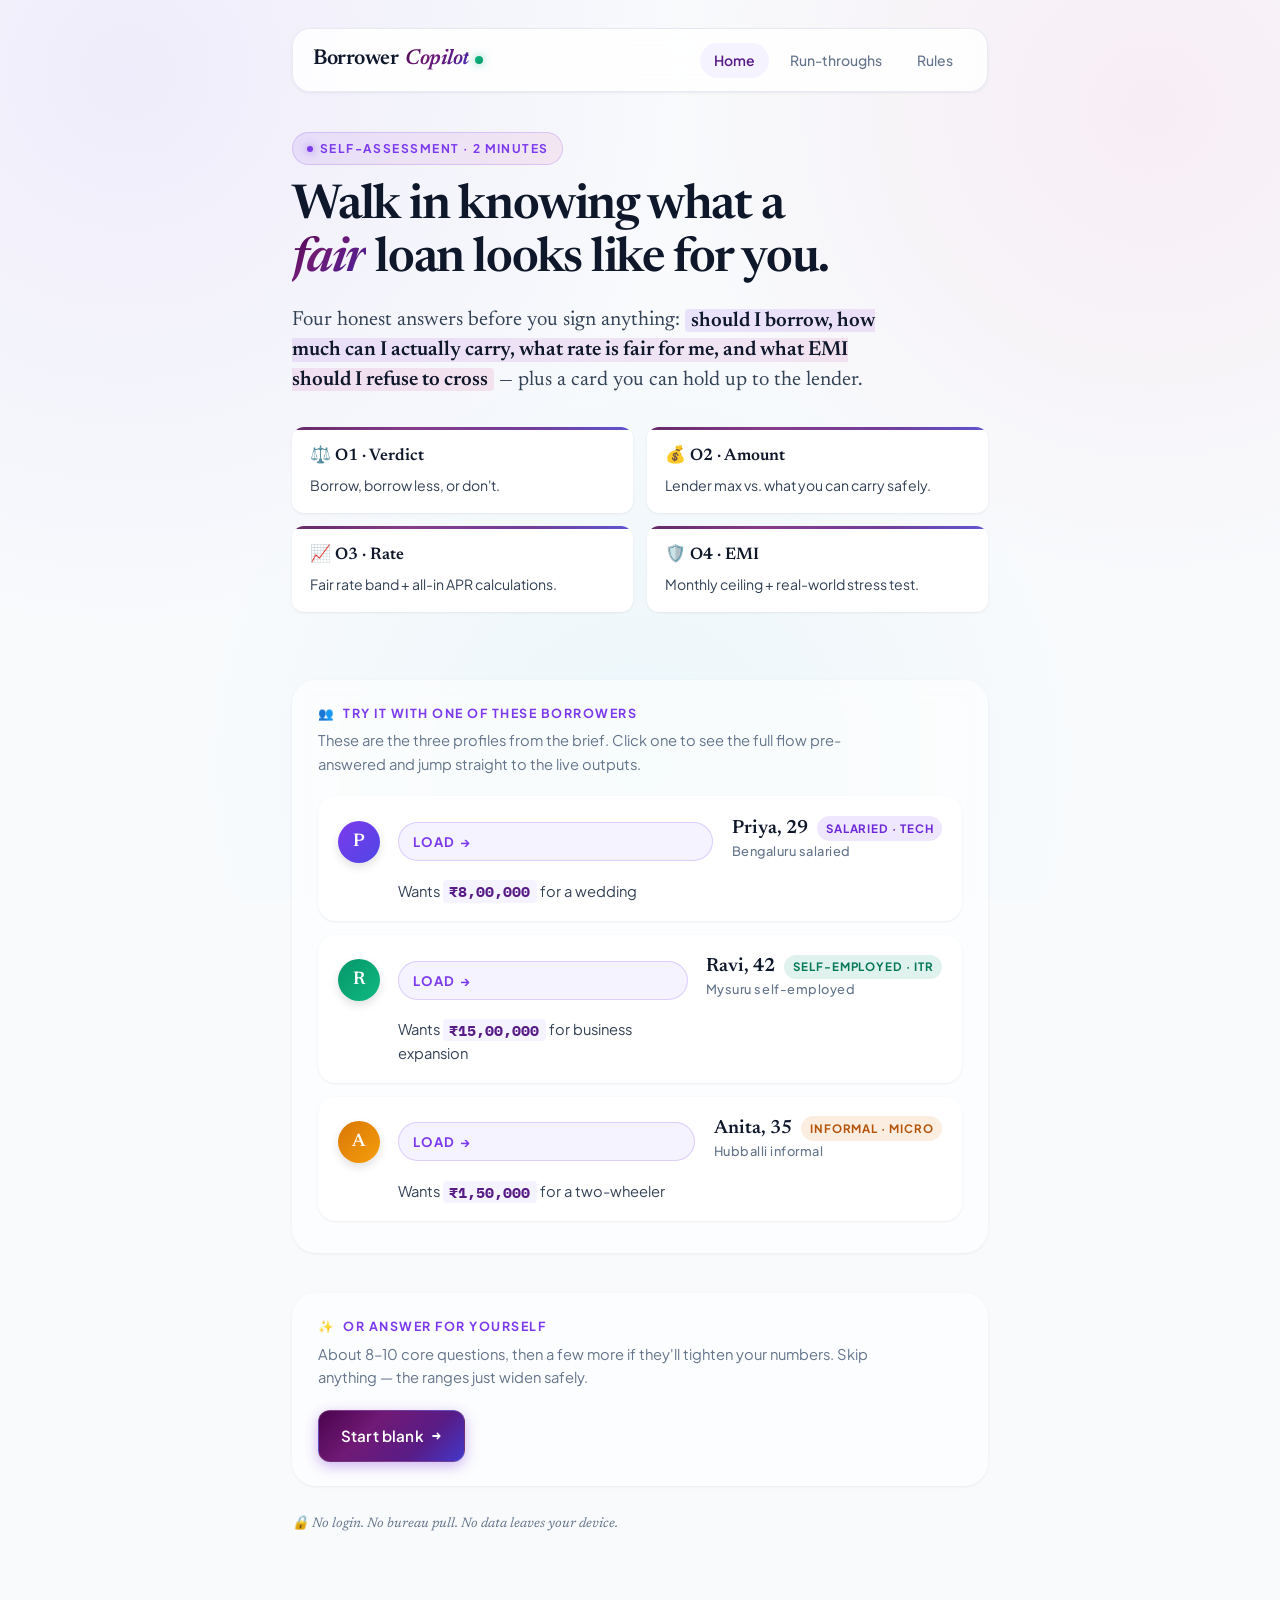
<file: index.html>
<!doctype html>
<html lang="en" data-theme="light">
<head>
<meta charset="utf-8">
<meta name="viewport" content="width=device-width,initial-scale=1,viewport-fit=cover">
<title>Borrower Copilot · Know Your Fair Loan</title>
<link rel="preconnect" href="https://fonts.googleapis.com">
<link rel="preconnect" href="https://fonts.gstatic.com" crossorigin>
<link rel="stylesheet" href="https://fonts.googleapis.com/css2?family=Newsreader:ital,opsz,wght@0,6..72,400;0,6..72,500;0,6..72,600;1,6..72,400;1,6..72,500;1,6..72,600&family=Plus+Jakarta+Sans:ital,wght@0,400;0,500;0,600;0,700;1,400&family=IBM+Plex+Mono:wght@400;500;600&display=swap">
<link rel="stylesheet" href="styles.css">
</head>
<body>
<div class="app">

  <header class="topbar">
    <a href="#" data-goto="landing" class="brand">
      Borrower <em>Copilot</em><span class="dot" title="Live Engine Active"></span>
    </a>
    <nav class="topnav">
      <a href="#" data-goto="landing" class="active">Home</a>
      <a href="Run-throughs.html">Run-throughs</a>
      <a href="RULES.md">Rules</a>
    </nav>
  </header>

  <!-- ══════════════ LANDING ══════════════ -->
  <section id="screen-landing" class="screen active">
    <div class="hero">
      <div class="eyebrow">Self-assessment · 2 minutes</div>
      <h1>Walk in knowing what a <em>fair</em> loan looks like for you.</h1>
      <p class="thesis">Four honest answers before you sign anything: <strong>should I borrow, how much can I actually carry, what rate is fair for me, and what EMI should I refuse to cross</strong> — plus a card you can hold up to the lender.</p>

      <div class="four">
        <div><b>⚖️ O1 · Verdict</b>Borrow, borrow less, or don't.</div>
        <div><b>💰 O2 · Amount</b>Lender max vs. what you can carry safely.</div>
        <div><b>📈 O3 · Rate</b>Fair rate band + all-in APR calculations.</div>
        <div><b>🛡️ O4 · EMI</b>Monthly ceiling + real-world stress test.</div>
      </div>
    </div>

    <div class="section">
      <h3><span>👥</span> Try it with one of these borrowers</h3>
      <p style="font-size:.92rem;color:var(--text-muted);max-width:36rem;margin-bottom:0.75rem">These are the three profiles from the brief. Click one to see the full flow pre-answered and jump straight to the live outputs.</p>
      <div class="persona-grid" id="landing-personas"></div>
    </div>

    <div class="section">
      <h3><span>✨</span> Or answer for yourself</h3>
      <p style="font-size:.92rem;color:var(--text-muted);max-width:36rem;margin-bottom:1.25rem">About 8–10 core questions, then a few more if they'll tighten your numbers. Skip anything — the ranges just widen safely.</p>
      <button class="btn primary" data-goto="start">Start blank <span class="arrow">→</span></button>
    </div>

    <p class="footnote">🔒 No login. No bureau pull. No data leaves your device.</p>
  </section>

  <!-- ══════════════ QUESTION ══════════════ -->
  <section id="screen-question" class="screen">
    <div class="qhead">
      <span class="qcount" id="q-count">1</span>
      <div class="progress"><div class="fill" id="q-progress-fill" style="width:0%"></div></div>
      <a href="#" class="skiplink" id="nav-restart">Restart</a>
    </div>

    <div class="qcard">
      <h1 class="qlabel" id="q-label">Question</h1>
      <p class="qhelp" id="q-help"></p>
      <span class="qtightens" id="q-tightens"></span>
      <div class="field" id="q-field"></div>
    </div>

    <div class="qactions">
      <div class="left">
        <button class="btn ghost" id="q-back">← Back</button>
        <button class="skiplink" id="q-skip">Skip</button>
      </div>
      <button class="btn primary" id="q-next">Continue <span class="arrow">→</span></button>
    </div>

    <p class="footnote" style="margin-top:2rem">Press <kbd>Enter</kbd> to continue. Every answer narrows a range or unlocks follow-ups — nothing is asked for its own sake.</p>
  </section>

  <!-- ══════════════ RESULTS ══════════════ -->
  <section id="screen-results" class="screen">
    <div class="qhead" style="margin-bottom:0">
      <span class="qcount">🎯 Your four outputs</span>
      <div style="flex:1"></div>
      <a href="#" class="skiplink" id="r-restart">Start over</a>
    </div>

    <h1 style="margin:1.25rem 0 1.5rem">Here is what a <em>fair</em> deal looks like for you.</h1>

    <div id="r-verdict" class="verdict"></div>

    <div id="r-max" class="output"></div>
    <div id="r-rate" class="output"></div>
    <div id="r-emi" class="output"></div>

    <div style="display:flex;gap:.75rem;flex-wrap:wrap;margin-top:2rem;justify-content:space-between">
      <button class="btn ghost" id="r-more-qs">Answer a few more to tighten →</button>
      <button class="btn primary" id="r-to-card">See Negotiation Card <span class="arrow">→</span></button>
    </div>

    <details id="r-trace" class="trace"></details>
  </section>

  <!-- ══════════════ NEGOTIATION CARD ══════════════ -->
  <section id="screen-card" class="screen">
    <div class="qhead" style="margin-bottom:.5rem">
      <span class="qcount">📄 Negotiation Card</span>
      <div style="flex:1"></div>
      <a href="#" class="skiplink" id="card-back">← Back to results</a>
    </div>
    <p style="color:var(--text-muted);font-size:.92rem;max-width:36rem">Hand this to the lender. Every line ties back to an answer you gave. If they push back, ask them to justify their number against yours.</p>

    <div class="card-wrap">
      <div class="negcard" id="negcard"></div>
    </div>

    <div class="card-actions">
      <button class="btn ghost" id="card-back-btn">← Back to Results</button>
      <button class="btn primary" id="card-print">Print / Save as PDF 🖨️</button>
    </div>

    <p class="footnote">The card prints as a clean single page. Every rule that produced it is traceable and documented in RULES.md.</p>
  </section>

</div>

<script src="rules.js?v=4"></script>
<script src="questions.js?v=4"></script>
<script src="app.js?v=4"></script>
</body>
</html>
</file>
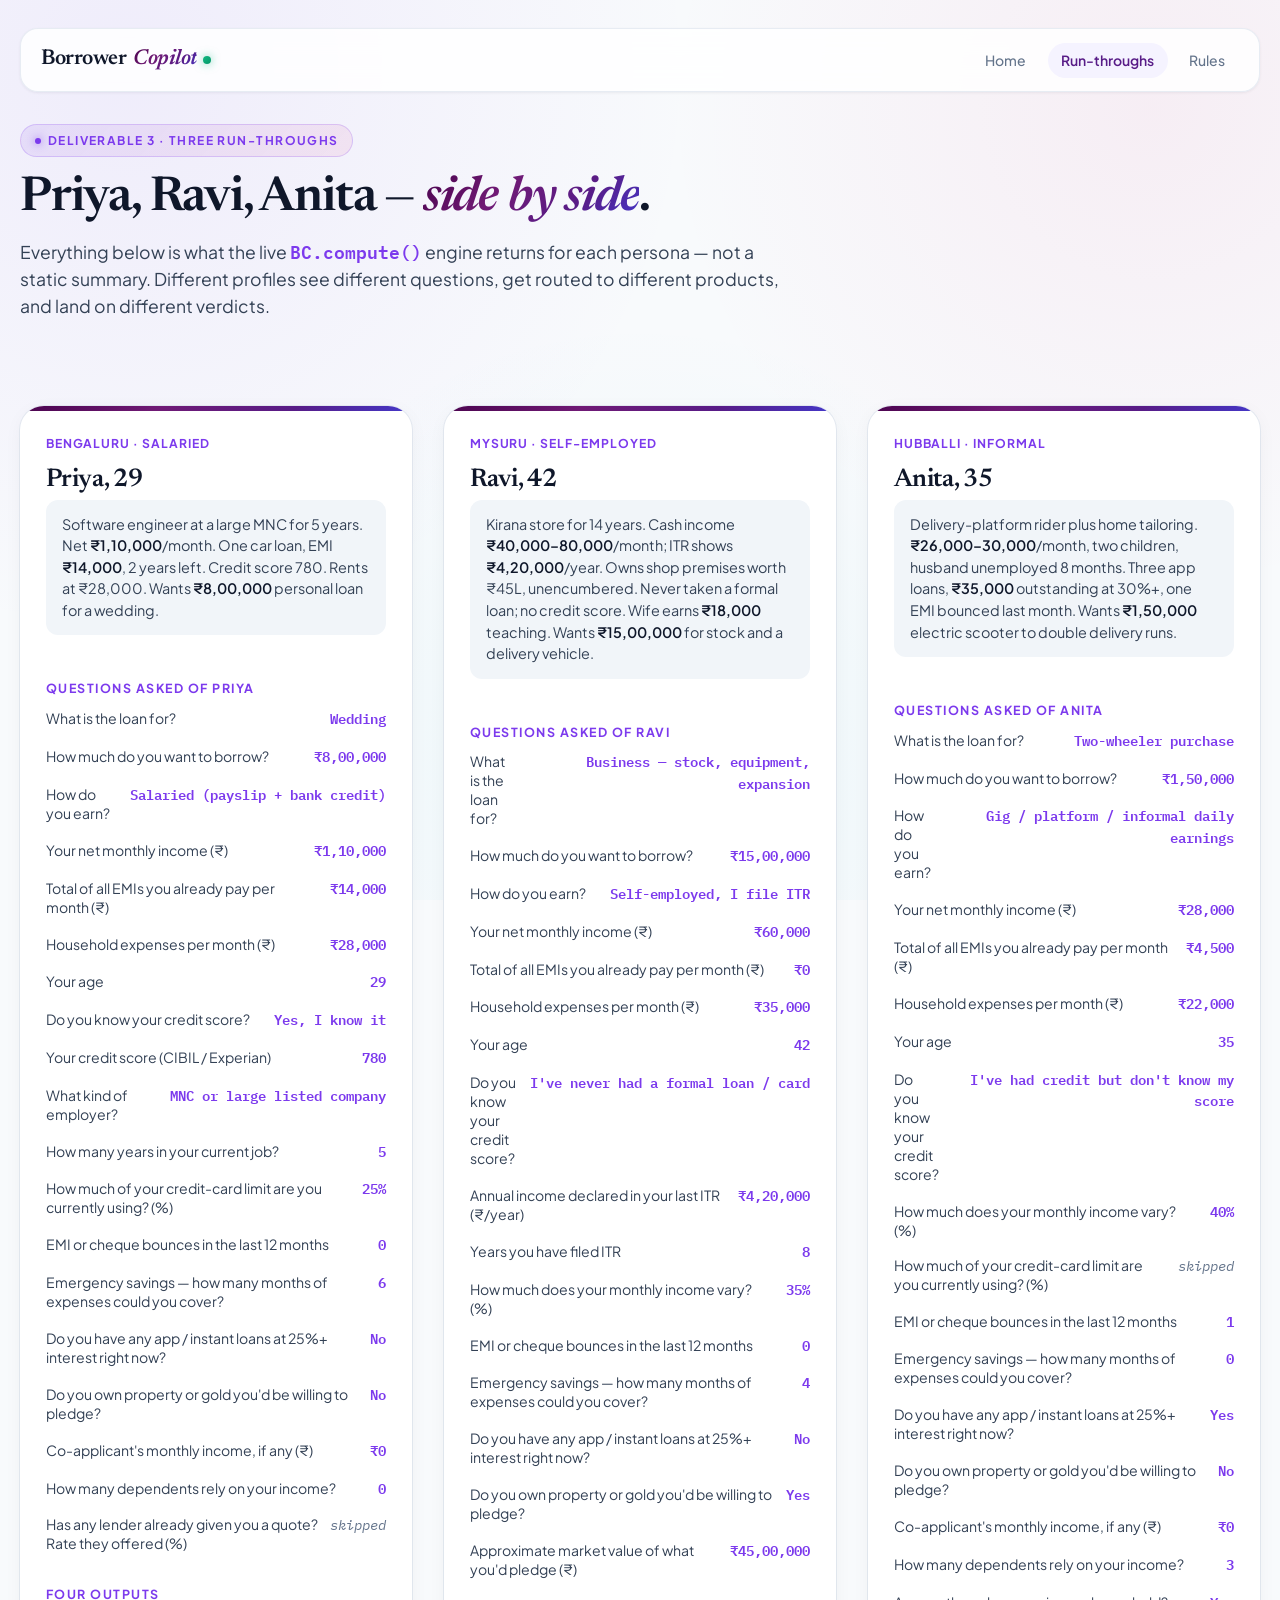
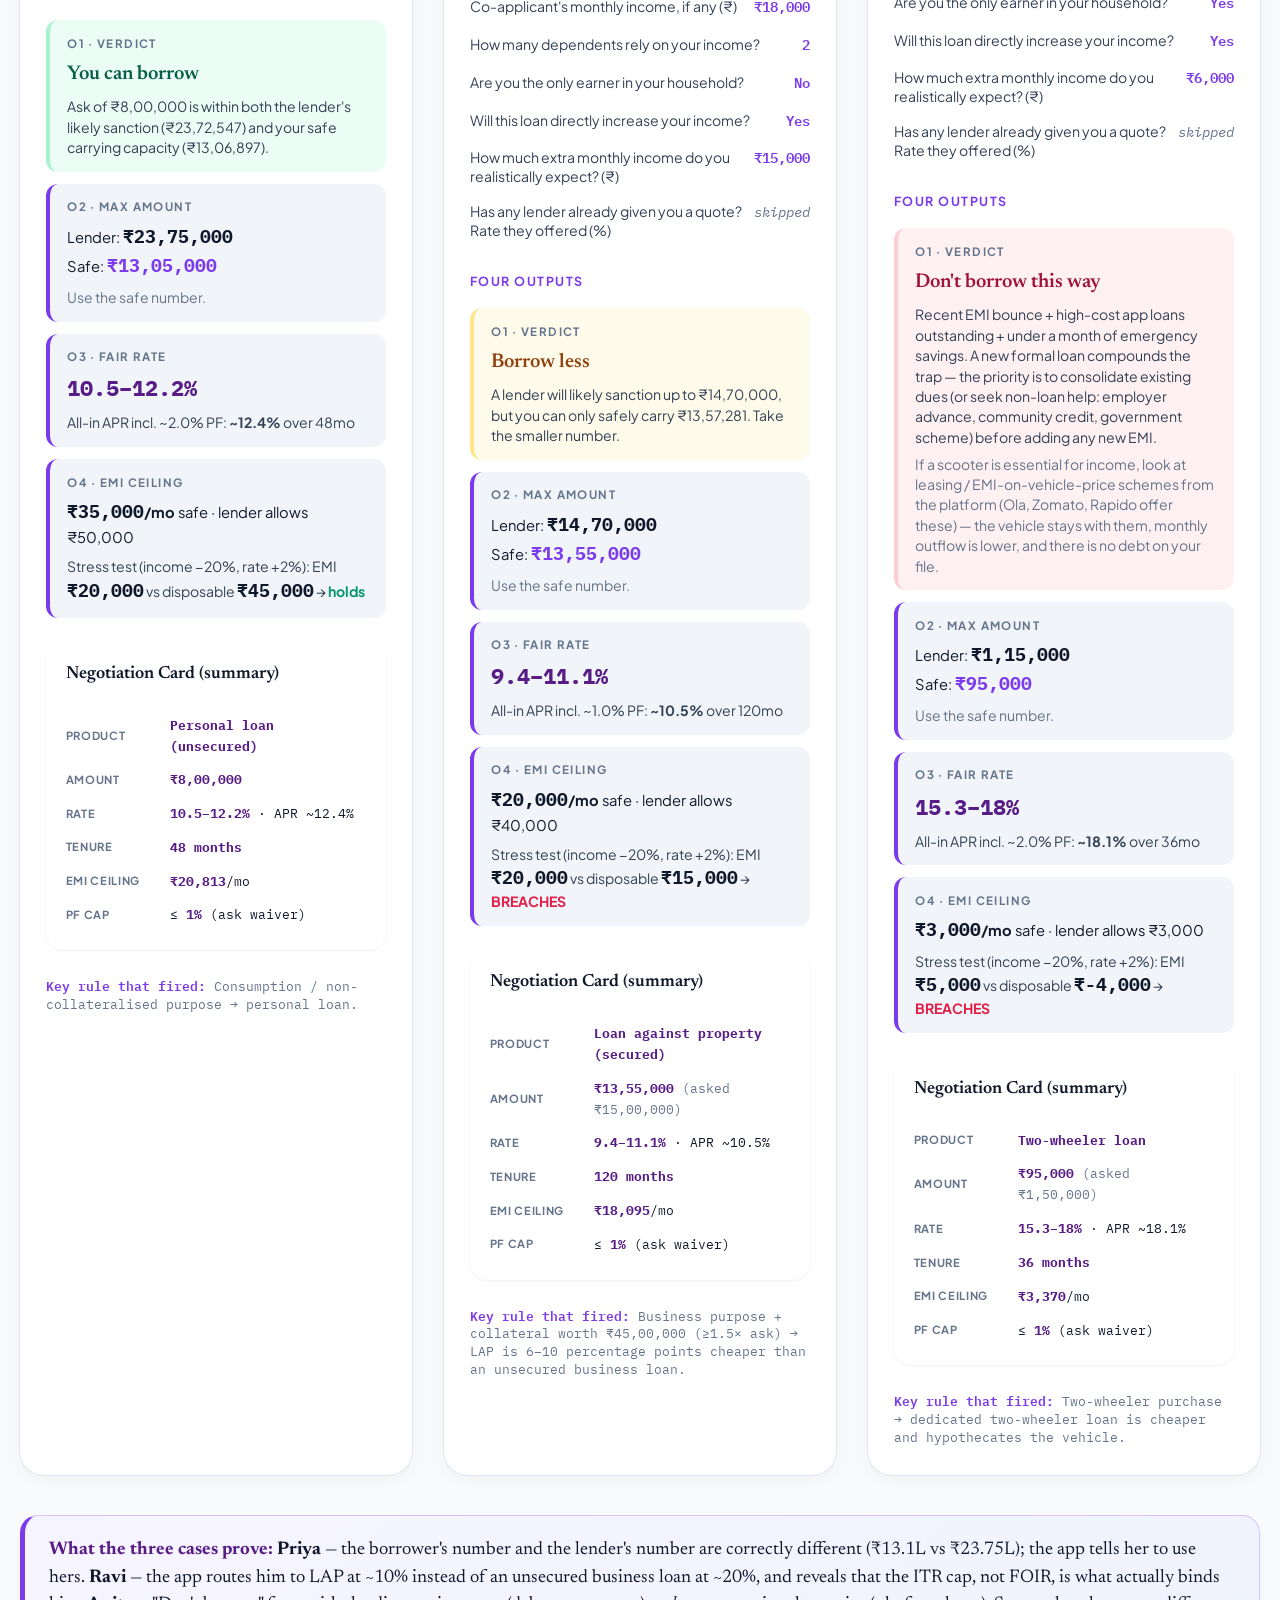
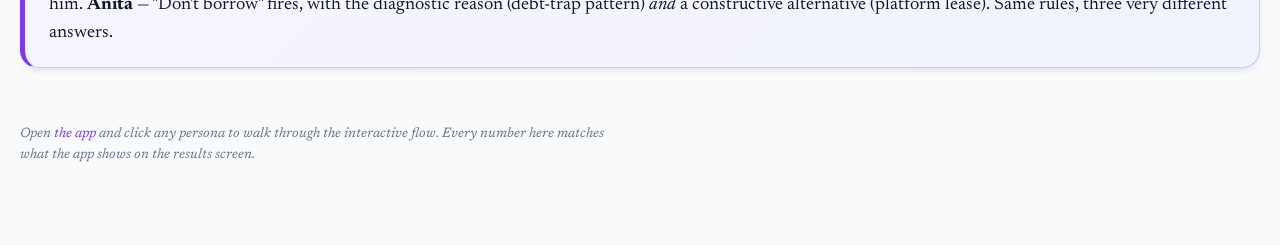
<file: Run-throughs.html>
<!doctype html>
<html lang="en">
<head>
<meta charset="utf-8">
<meta name="viewport" content="width=device-width,initial-scale=1">
<title>Run-throughs · Borrower Copilot</title>
<link rel="preconnect" href="https://fonts.googleapis.com">
<link rel="preconnect" href="https://fonts.gstatic.com" crossorigin>
<link rel="stylesheet" href="https://fonts.googleapis.com/css2?family=Newsreader:ital,opsz,wght@0,6..72,400;0,6..72,500;0,6..72,600;1,6..72,400;1,6..72,500;1,6..72,600&family=Plus+Jakarta+Sans:ital,wght@0,400;0,500;0,600;0,700;1,400&family=IBM+Plex+Mono:wght@400;500;600&display=swap">
<link rel="stylesheet" href="styles.css">
<style>
  .app{max-width:84rem}
  .rt-head{border-bottom:1px solid var(--border-light);padding-bottom:2rem;margin-bottom:2.5rem}
  .grid{display:grid;grid-template-columns:1fr 1fr 1fr;gap:2rem;margin:0}
  @media (max-width:1050px){.grid{grid-template-columns:1fr}}
  .col{
    background:var(--bg-surface);
    border-radius:var(--r-xl);
    border:1px solid var(--border-light);
    padding:1.75rem 1.6rem;
    box-shadow:var(--shadow-card);
    display:flex;
    flex-direction:column;
    position:relative;
    overflow:hidden;
    transition:transform 0.2s ease, box-shadow 0.2s ease;
  }
  .col:hover{
    transform:translateY(-3px);
    box-shadow:var(--shadow-lg);
  }
  .col::before{
    content:"";
    position:absolute;
    top:0;
    left:0;
    right:0;
    height:5px;
    background:var(--brand-gradient);
  }
  .col h2{font-family:var(--display);font-size:1.6rem;margin:0 0 .25rem;color:var(--text-primary)}
  .col .meta{font-size:.76rem;letter-spacing:.08em;text-transform:uppercase;color:var(--brand-purple);font-weight:700;margin-bottom:.75rem}
  .col .stated{background:var(--bg-subtle);padding:.85rem 1rem;border-radius:var(--r-md);font-size:.9rem;margin-bottom:1.5rem;line-height:1.5;color:var(--text-secondary);border:1px solid var(--border-light)}
  .col .stated b{color:var(--text-primary);font-weight:600}
  .qlist{list-style:none;padding:0;margin:0 0 1.5rem;font-size:.88rem}
  .qlist li{padding:.5rem 0;border-top:1px solid var(--border-light);display:grid;grid-template-columns:1fr auto;gap:.75rem;align-items:baseline}
  .qlist li:first-child{border-top:0}
  .qlist .q{color:var(--text-secondary);line-height:1.35}
  .qlist .a{font-family:var(--mono);color:var(--brand-purple);text-align:right;font-size:.85rem;font-weight:600}
  .qlist .a.skip{color:var(--text-muted);font-style:italic;font-weight:400}
  .outs{margin-top:1rem;font-size:.92rem;display:flex;flex-direction:column;gap:.75rem}
  .out{padding:.9rem 1.1rem;background:var(--bg-subtle);border-radius:var(--r-md);border:1px solid var(--border-light);border-left:4px solid var(--brand-purple)}
  .out.dont{border-left-color:var(--danger);background:var(--danger-bg);border-color:var(--danger-border)}
  .out.less{border-left-color:var(--warning);background:var(--warning-bg);border-color:var(--warning-border)}
  .out.go{border-left-color:var(--success);background:var(--success-bg);border-color:var(--success-border)}
  .out .lbl{font-size:.72rem;letter-spacing:.12em;text-transform:uppercase;color:var(--text-muted);margin-bottom:.3rem;font-weight:700}
  .out .hd{font-family:var(--display);font-size:1.25rem;font-weight:600;margin-bottom:.25rem}
  .out.go .hd{color:var(--success-text)}
  .out.less .hd{color:var(--warning-text)}
  .out.dont .hd{color:var(--danger-text)}
  .out .num{font-family:var(--mono);font-size:1.15rem;color:var(--text-primary);font-weight:700;display:inline}
  .out p{font-size:.88rem;margin:.4rem 0 0;line-height:1.45;color:var(--text-secondary)}
  .card-mini{background:var(--bg-surface);border:1.5px solid var(--border-light);border-radius:var(--r-lg);padding:1.15rem 1.25rem;margin-top:1.5rem;box-shadow:var(--shadow-sm)}
  .card-mini h3{font-family:var(--display);font-size:1.1rem;font-weight:600;letter-spacing:0;text-transform:none;color:var(--text-primary);margin:0 0 .75rem;padding-bottom:.5rem;border-bottom:1px solid var(--border-light)}
  .card-mini .row{display:grid;grid-template-columns:6rem 1fr;gap:.5rem;font-size:.82rem;padding:.4rem 0;border-top:1px solid var(--border-light)}
  .card-mini .row:first-of-type{border-top:0}
  .card-mini .row .k{color:var(--text-muted);letter-spacing:.06em;text-transform:uppercase;font-size:.7rem;font-weight:700;align-self:center}
  .card-mini .row .v{font-family:var(--mono);color:var(--text-primary)}
  .card-mini .row .v b{color:var(--brand-primary);font-weight:700}
  .diff{font-family:var(--mono);font-size:.8rem;color:var(--text-muted);margin-top:1rem;padding-top:.75rem;border-top:1px dashed var(--border-light);line-height:1.4}
  .diff b{color:var(--brand-purple);font-weight:600}
  .keytake{background:linear-gradient(135deg, rgba(245, 243, 255, 0.9) 0%, rgba(238, 242, 255, 0.9) 100%);border-radius:var(--r-lg);border:1px solid rgba(124, 58, 237, 0.25);border-left:5px solid var(--brand-purple);padding:1.25rem 1.5rem;margin:2.5rem 0 1.5rem;font-family:var(--display);font-size:1.15rem;line-height:1.5;box-shadow:var(--shadow-md)}
</style>
</head>
<body>
<div class="app">
  <header class="topbar">
    <a href="index.html" class="brand">Borrower <em>Copilot</em><span class="dot"></span></a>
    <nav class="topnav">
      <a href="index.html">Home</a>
      <a href="Run-throughs.html" class="active">Run-throughs</a>
      <a href="RULES.md">Rules</a>
    </nav>
  </header>

  <div class="rt-head">
    <div class="eyebrow">Deliverable 3 · Three run-throughs</div>
    <h1>Priya, Ravi, Anita — <em>side by side</em>.</h1>
    <p style="max-width:48rem;color:var(--text-secondary);font-size:1.1rem;line-height:1.55;margin-top:0.75rem">Everything below is what the live <span class="mono" style="color:var(--brand-purple);font-weight:600">BC.compute()</span> engine returns for each persona — not a static summary. Different profiles see different questions, get routed to different products, and land on different verdicts.</p>
  </div>

  <div class="grid" id="grid"></div>

  <div class="keytake">
    <b style="color:var(--brand-primary)">What the three cases prove:</b> <strong>Priya</strong> — the borrower's number and the lender's number are correctly different (₹13.1L vs ₹23.75L); the app tells her to use hers. <strong>Ravi</strong> — the app routes him to LAP at ~10% instead of an unsecured business loan at ~20%, and reveals that the ITR cap, not FOIR, is what actually binds him. <strong>Anita</strong> — "Don't borrow" fires, with the diagnostic reason (debt-trap pattern) <em>and</em> a constructive alternative (platform lease). Same rules, three very different answers.
  </div>

  <p class="footnote" style="margin-top:2rem">Open <a href="index.html">the app</a> and click any persona to walk through the interactive flow. Every number here matches what the app shows on the results screen.</p>
</div>

<script src="rules.js?v=4"></script>
<script src="questions.js?v=4"></script>
<script>
const PERSONAS = {
  priya: {
    label: "Priya, 29", where: "Bengaluru · salaried",
    stated: "Software engineer at a large MNC for 5 years. Net <b>₹1,10,000</b>/month. One car loan, EMI <b>₹14,000</b>, 2 years left. Credit score 780. Rents at ₹28,000. Wants <b>₹8,00,000</b> personal loan for a wedding.",
    answered: {
      purpose: "wedding", amount: 800000,
      incomeType: "salaried", income: 110000,
      existingEmi: 14000, expenses: 28000, age: 29,
      scoreState: "known", score: 780,
      employerTier: "mnc_large", tenureYears: 5,
      utilization: 0.25, bouncesLast12: 0, emergencyMonths: 6,
      existingHighCostLoans: false, hasCollateral: false,
      coApplicantIncome: 0, dependents: 0, productive: false,
      incomeVariabilityPct: 0,
    },
  },
  ravi: {
    label: "Ravi, 42", where: "Mysuru · self-employed",
    stated: "Kirana store for 14 years. Cash income <b>₹40,000–80,000</b>/month; ITR shows <b>₹4,20,000</b>/year. Owns shop premises worth ₹45L, unencumbered. Never taken a formal loan; no credit score. Wife earns <b>₹18,000</b> teaching. Wants <b>₹15,00,000</b> for stock and a delivery vehicle.",
    answered: {
      purpose: "business", amount: 1500000,
      incomeType: "se_itr", income: 60000, itrAnnual: 420000, itrYears: 8,
      existingEmi: 0, expenses: 35000, age: 42,
      scoreState: "no_score",
      incomeVariabilityPct: 0.35,
      bouncesLast12: 0, emergencyMonths: 4,
      existingHighCostLoans: false,
      hasCollateral: true, collateralValue: 4500000,
      coApplicantIncome: 18000, dependents: 2, soleEarner: false,
      productive: true, expectedExtraIncome: 15000,
    },
  },
  anita: {
    label: "Anita, 35", where: "Hubballi · informal",
    stated: "Delivery-platform rider plus home tailoring. <b>₹26,000–30,000</b>/month, two children, husband unemployed 8 months. Three app loans, <b>₹35,000</b> outstanding at 30%+, one EMI bounced last month. Wants <b>₹1,50,000</b> electric scooter to double delivery runs.",
    answered: {
      purpose: "vehicle_2w", amount: 150000,
      incomeType: "informal", income: 28000,
      existingEmi: 4500, expenses: 22000, age: 35,
      scoreState: "unknown",
      incomeVariabilityPct: 0.4,
      bouncesLast12: 1, emergencyMonths: 0,
      existingHighCostLoans: true,
      hasCollateral: false, coApplicantIncome: 0,
      dependents: 3, soleEarner: true,
      productive: true, expectedExtraIncome: 6000,
    },
  },
};

function fmtA(v, kind){
  if (v == null || v === "") return { txt: "skipped", cls: "skip" };
  if (kind === "inr") return { txt: BC.inr(v), cls: "" };
  if (kind === "pct") return { txt: (typeof v === "number" && v <= 1 ? Math.round(v*100) : v) + "%", cls: "" };
  if (kind === "bool") return { txt: v ? "Yes" : "No", cls: "" };
  if (kind === "choice") {
    const q = BC_Q.QUESTIONS.find(qq => qq.options && qq.options.some(o => o.v === v));
    const opt = q && q.options.find(o => o.v === v);
    return { txt: opt ? opt.l : String(v), cls: "" };
  }
  return { txt: String(v), cls: "" };
}

function render() {
  const grid = document.getElementById("grid");
  grid.innerHTML = Object.entries(PERSONAS).map(([key, p]) => {
    // Mark all applicable questions as "answered" for coverage
    const answered = new Set();
    Object.keys(p.answered).forEach(k => answered.add(k));
    // Compute
    const state = { ...p.answered };
    let w = 0;
    BC_Q.QUESTIONS.forEach(q => {
      if (answered.has(q.id)) w += (q.weight || 0);
    });
    state._answeredWeight = w;
    const r = BC.compute(state);

    // Which questions were asked (askIf filter)
    const asked = BC_Q.QUESTIONS.filter(q => !q.askIf || q.askIf(state));

    const qsHtml = asked.map(q => {
      const val = p.answered[q.id];
      const {txt, cls} = fmtA(val, q.kind);
      return `<li><span class="q">${q.label}</span><span class="a ${cls}">${txt}</span></li>`;
    }).join("");

    const midRate = (r.rateBand[0] + r.rateBand[1]) / 2;
    const askAmt = Math.min(p.answered.amount, r.safeSanction);
    const emiAtSafe = BC.emiOf(askAmt, midRate, r.preferredTenure);

    // Negotiation card mini
    const cardHtml = `
      <div class="card-mini">
        <h3>Negotiation Card (summary)</h3>
        <div class="row"><div class="k">Product</div><div class="v"><b>${r.productLabel}</b></div></div>
        <div class="row"><div class="k">Amount</div><div class="v"><b>${BC.inr(askAmt)}</b>${p.answered.amount > askAmt ? ` <span style="color:var(--text-muted)">(asked ${BC.inr(p.answered.amount)})</span>` : ""}</div></div>
        <div class="row"><div class="k">Rate</div><div class="v"><b>${r.rateBand[0]}–${r.rateBand[1]}%</b> · APR ~${r.apr}%</div></div>
        <div class="row"><div class="k">Tenure</div><div class="v"><b>${r.preferredTenure} months</b></div></div>
        <div class="row"><div class="k">EMI ceiling</div><div class="v"><b>${BC.inr(emiAtSafe)}</b>/mo</div></div>
        <div class="row"><div class="k">PF cap</div><div class="v">≤ <b>1%</b> (ask waiver)</div></div>
      </div>
    `;

    return `
      <div class="col">
        <div class="meta">${p.where}</div>
        <h2>${p.label}</h2>
        <div class="stated">${p.stated}</div>
        <h3 style="margin-top:1.25rem">Questions asked of ${p.label.split(",")[0]}</h3>
        <ul class="qlist">${qsHtml}</ul>

        <h3>Four outputs</h3>
        <div class="outs">
          <div class="out ${r.verdict.code}">
            <div class="lbl">O1 · Verdict</div>
            <div class="hd">${r.verdict.label}</div>
            <p>${r.verdict.reasons[0]}</p>
            ${r.verdict.reasons[1] ? `<p style="color:var(--text-muted)">${r.verdict.reasons[1]}</p>` : ""}
          </div>
          <div class="out">
            <div class="lbl">O2 · Max amount</div>
            <div>Lender: <span class="num">${BC.inr(r.lenderMaxSanction)}</span></div>
            <div>Safe: <b><span class="num" style="color:var(--brand-purple)">${BC.inr(r.safeSanction)}</span></b></div>
            <p style="color:var(--text-muted)">Use the safe number.</p>
          </div>
          <div class="out">
            <div class="lbl">O3 · Fair rate</div>
            <div><span class="num" style="font-size:1.35rem;color:var(--brand-primary)">${r.rateBand[0]}–${r.rateBand[1]}%</span></div>
            <p>All-in APR incl. ~${((r.pf[0]+r.pf[1])/2*100).toFixed(1)}% PF: <b>~${r.apr}%</b> over ${r.preferredTenure}mo</p>
          </div>
          <div class="out">
            <div class="lbl">O4 · EMI ceiling</div>
            <div><b><span class="num">${BC.inr(r.safeEmi)}</span>/mo</b> safe · lender allows ${BC.inr(r.lenderMaxEmi)}</div>
            <p>Stress test (income −20%, rate +2%): EMI <span class="num">${BC.inr(r.stress.emi)}</span> vs disposable <span class="num">${BC.inr(r.stress.disposable)}</span> → <b style="color:${r.stress.breaches ? 'var(--danger)' : 'var(--success)'}">${r.stress.breaches ? 'BREACHES' : 'holds'}</b></p>
          </div>
        </div>

        ${cardHtml}

        <div class="diff">
          <b>Key rule that fired:</b> ${r.why.find(w => w.tag === "route")?.text || ""}
        </div>
      </div>
    `;
  }).join("");
}

document.addEventListener("DOMContentLoaded", render);
</script>
</body>
</html>
</file>
<file: styles.css>
/* ==========================================================================
   Borrower Copilot — Modern Vibrant Fintech Design System
   ========================================================================== */

:root {
  /* Surface & Base Canvas */
  --bg-canvas: #F8FAFC;
  --bg-surface: #FFFFFF;
  --bg-surface-elevated: #FFFFFF;
  --bg-subtle: #F1F5F9;
  --bg-muted: #E2E8F0;
  
  /* Text & Ink */
  --text-primary: #0F172A;
  --text-secondary: #334155;
  --text-muted: #64748B;
  --text-faint: #94A3B8;
  
  /* Brand Gradient & Accents (Deep Royal Plum & Electric Violet) */
  --brand-primary: #581C87;
  --brand-dark: #3B0764;
  --brand-purple: #7C3AED;
  --brand-indigo: #4F46E5;
  --brand-pink: #DB2777;
  --brand-gradient: linear-gradient(135deg, #4A044E 0%, #701A75 35%, #581C87 70%, #4338CA 100%);
  --brand-gradient-hover: linear-gradient(135deg, #3B0764 0%, #581C87 50%, #3730A3 100%);
  --brand-gradient-subtle: linear-gradient(135deg, rgba(124, 58, 237, 0.08) 0%, rgba(219, 39, 119, 0.05) 100%);
  --brand-glow: 0 4px 20px -2px rgba(124, 58, 237, 0.35);

  /* Semantic Status Palette */
  --success: #059669;
  --success-light: #10B981;
  --success-bg: #ECFDF5;
  --success-border: #A7F3D0;
  --success-text: #065F46;
  --success-gradient: linear-gradient(135deg, #059669 0%, #10B981 100%);

  --warning: #D97706;
  --warning-light: #F59E0B;
  --warning-bg: #FFFBEB;
  --warning-border: #FDE68A;
  --warning-text: #92400E;
  --warning-gradient: linear-gradient(135deg, #D97706 0%, #F59E0B 100%);

  --danger: #E11D48;
  --danger-light: #F43F5E;
  --danger-bg: #FFF1F2;
  --danger-border: #FECDD3;
  --danger-text: #9F1239;
  --danger-gradient: linear-gradient(135deg, #E11D48 0%, #F43F5E 100%);

  --info: #2563EB;
  --info-bg: #EFF6FF;
  --info-border: #BFDBFE;
  --info-text: #1E40AF;

  /* Backward compatibility alias tokens */
  --bg: var(--bg-canvas);
  --bg2: var(--bg-subtle);
  --ink: var(--text-primary);
  --muted: var(--text-muted);
  --rule: #E2E8F0;
  --accent: #6D28D9;
  --accent-ink: #FFFFFF;
  --accent-soft: #F5F3FF;
  --warn: var(--warning);
  --warn-soft: var(--warning-bg);
  --good: var(--success);
  --good-soft: var(--success-bg);
  --danger-soft: var(--danger-bg);

  /* Typography */
  --display: "Newsreader", Georgia, "Times New Roman", serif;
  --body: "Plus Jakarta Sans", "Source Sans 3", -apple-system, BlinkMacSystemFont, "Segoe UI", Roboto, sans-serif;
  --mono: "IBM Plex Mono", Menlo, Consolas, monospace;

  /* Elevation Shadows */
  --shadow-sm: 0 1px 3px 0 rgba(15, 23, 42, 0.06), 0 1px 2px -1px rgba(15, 23, 42, 0.04);
  --shadow-md: 0 4px 6px -1px rgba(15, 23, 42, 0.08), 0 2px 4px -2px rgba(15, 23, 42, 0.04);
  --shadow-lg: 0 10px 15px -3px rgba(15, 23, 42, 0.08), 0 4px 6px -4px rgba(15, 23, 42, 0.03);
  --shadow-xl: 0 20px 25px -5px rgba(15, 23, 42, 0.1), 0 8px 10px -6px rgba(15, 23, 42, 0.04);
  --shadow-card: 0 4px 20px -2px rgba(15, 23, 42, 0.05), 0 0 0 1px rgba(226, 232, 240, 0.8);
  --shadow-hover: 0 14px 28px -4px rgba(109, 40, 217, 0.15), 0 0 0 1px rgba(124, 58, 237, 0.25);

  /* Border Radii */
  --r-sm: 8px;
  --r-md: 12px;
  --r-lg: 18px;
  --r-xl: 24px;
  --r-full: 9999px;

  --w: 46rem;
}

/* ── Base resets ── */
*, *::before, *::after {
  box-sizing: border-box;
}

html, body {
  margin: 0;
  padding: 0;
}

body {
  background-color: var(--bg-canvas);
  background-image: 
    radial-gradient(circle at 10% 8%, rgba(124, 58, 237, 0.07) 0%, transparent 40%),
    radial-gradient(circle at 90% 12%, rgba(219, 39, 119, 0.06) 0%, transparent 35%),
    radial-gradient(circle at 50% 85%, rgba(6, 182, 212, 0.05) 0%, transparent 45%);
  background-attachment: fixed;
  color: var(--text-primary);
  font-family: var(--body);
  font-size: 16px;
  line-height: 1.6;
  -webkit-font-smoothing: antialiased;
  -moz-osx-font-smoothing: grayscale;
  min-height: 100vh;
}

button {
  font: inherit;
  color: inherit;
  background: none;
  border: 0;
  cursor: pointer;
  padding: 0;
  transition: all 0.2s cubic-bezier(0.16, 1, 0.3, 1);
}

input, select, textarea {
  font: inherit;
  color: inherit;
}

a {
  color: var(--brand-purple);
  text-decoration: none;
  transition: color 0.15s ease;
}
a:hover {
  color: var(--brand-primary);
}

/* ── App Shell ── */
.app {
  max-width: var(--w);
  margin: 0 auto;
  padding: 1.75rem 1.25rem 4rem;
  min-height: 100vh;
  display: flex;
  flex-direction: column;
}

/* ── Top Navigation Bar ── */
.topbar {
  display: flex;
  align-items: center;
  justify-content: space-between;
  gap: 1rem;
  padding: 0.85rem 1.25rem;
  background: rgba(255, 255, 255, 0.85);
  backdrop-filter: blur(12px);
  -webkit-backdrop-filter: blur(12px);
  border: 1px solid rgba(226, 232, 240, 0.8);
  border-radius: var(--r-lg);
  box-shadow: var(--shadow-sm);
  margin-bottom: 2rem;
  position: sticky;
  top: 1rem;
  z-index: 50;
}

.brand {
  font-family: var(--display);
  font-size: 1.35rem;
  font-weight: 600;
  letter-spacing: -0.02em;
  line-height: 1;
  display: flex;
  align-items: center;
  gap: 0.4rem;
  color: var(--text-primary);
  text-decoration: none;
}

.brand em {
  font-style: italic;
  background: var(--brand-gradient);
  -webkit-background-clip: text;
  -webkit-text-fill-color: transparent;
  font-weight: 600;
}

.brand .dot {
  width: 0.5rem;
  height: 0.5rem;
  border-radius: 50%;
  background: linear-gradient(135deg, #10B981, #059669);
  display: inline-block;
  box-shadow: 0 0 10px rgba(16, 185, 129, 0.6);
  animation: pulse-dot 2.5s infinite ease-in-out;
}

@keyframes pulse-dot {
  0%, 100% { transform: scale(1); opacity: 1; }
  50% { transform: scale(1.3); opacity: 0.75; }
}

.topnav {
  display: flex;
  align-items: center;
  gap: 0.5rem;
  font-size: 0.875rem;
  font-weight: 500;
}

.topnav a {
  color: var(--text-muted);
  text-decoration: none;
  padding: 0.4rem 0.85rem;
  border-radius: var(--r-full);
  transition: all 0.2s ease;
}

.topnav a:hover {
  color: var(--brand-purple);
  background: var(--accent-soft);
}

.topnav a.active {
  color: var(--brand-primary);
  background: var(--accent-soft);
  font-weight: 600;
}

/* ── Typography ── */
h1, h2, h3 {
  margin: 0;
  font-weight: 600;
  text-wrap: balance;
  color: var(--text-primary);
}

h1 {
  font-family: var(--display);
  font-size: clamp(2.2rem, 5.5vw, 3rem);
  line-height: 1.1;
  letter-spacing: -0.025em;
}

h1 em {
  font-style: italic;
  background: var(--brand-gradient);
  -webkit-background-clip: text;
  -webkit-text-fill-color: transparent;
  font-weight: 600;
}

h2 {
  font-family: var(--display);
  font-size: 1.65rem;
  line-height: 1.2;
  letter-spacing: -0.015em;
}

h3 {
  font-family: var(--body);
  font-size: 0.78rem;
  font-weight: 700;
  letter-spacing: 0.12em;
  text-transform: uppercase;
  color: var(--brand-purple);
}

p {
  margin: 0 0 0.85rem;
  max-width: 38rem;
  color: var(--text-secondary);
}

.eyebrow {
  display: inline-flex;
  align-items: center;
  gap: 0.45rem;
  font-size: 0.75rem;
  font-weight: 700;
  letter-spacing: 0.12em;
  text-transform: uppercase;
  color: var(--brand-purple);
  background: linear-gradient(135deg, rgba(124, 58, 237, 0.1) 0%, rgba(219, 39, 119, 0.08) 100%);
  border: 1px solid rgba(124, 58, 237, 0.2);
  padding: 0.35rem 0.85rem;
  border-radius: var(--r-full);
  margin: 0 0 1rem;
}

.eyebrow::before {
  content: "";
  display: inline-block;
  width: 6px;
  height: 6px;
  border-radius: 50%;
  background: var(--brand-purple);
  box-shadow: 0 0 8px rgba(124, 58, 237, 0.8);
}

.num, .mono {
  font-family: var(--mono);
  font-variant-numeric: tabular-nums;
}

.num {
  color: var(--brand-primary);
  font-weight: 600;
}

/* ── Hero / Landing Screen ── */
.hero {
  padding: 0.5rem 0 1.75rem;
}

.hero .thesis {
  font-family: var(--display);
  font-size: 1.28rem;
  line-height: 1.45;
  color: var(--text-secondary);
  margin: 1.25rem 0 0;
  max-width: 38rem;
}

.hero .thesis strong {
  color: var(--text-primary);
  font-weight: 600;
  background: linear-gradient(120deg, rgba(124, 58, 237, 0.12) 0%, rgba(219, 39, 119, 0.1) 100%);
  padding: 0.1rem 0.35rem;
  border-radius: 4px;
}

/* 4-Output Preview Cards */
.hero .four {
  margin: 2rem 0 0;
  display: grid;
  grid-template-columns: repeat(2, 1fr);
  gap: 0.85rem;
}

@media (max-width: 580px) {
  .hero .four {
    grid-template-columns: 1fr;
  }
}

.hero .four div {
  background: var(--bg-surface);
  padding: 1rem 1.15rem;
  font-size: 0.88rem;
  color: var(--text-secondary);
  border-radius: var(--r-md);
  border: 1px solid var(--border-light);
  box-shadow: var(--shadow-sm);
  position: relative;
  overflow: hidden;
  transition: all 0.25s ease;
}

.hero .four div::before {
  content: "";
  position: absolute;
  top: 0;
  left: 0;
  right: 0;
  height: 3px;
  background: var(--brand-gradient);
  opacity: 0.85;
}

.hero .four div:hover {
  transform: translateY(-2px);
  box-shadow: var(--shadow-md);
  border-color: rgba(124, 58, 237, 0.3);
}

.hero .four div b {
  display: flex;
  align-items: center;
  gap: 0.35rem;
  font-family: var(--display);
  font-size: 1.05rem;
  font-weight: 600;
  color: var(--text-primary);
  margin-bottom: 0.25rem;
}

.section {
  margin-top: 2.5rem;
  background: rgba(255, 255, 255, 0.6);
  backdrop-filter: blur(8px);
  border: 1px solid var(--border-light);
  border-radius: var(--r-xl);
  padding: 1.5rem 1.6rem;
  box-shadow: var(--shadow-sm);
}

.section h3 {
  margin-bottom: 0.35rem;
  display: flex;
  align-items: center;
  gap: 0.5rem;
}

/* ── Persona Cards ── */
.persona-grid {
  display: grid;
  grid-template-columns: 1fr;
  gap: 0.85rem;
  margin: 1.25rem 0 0.5rem;
}

.persona-btn {
  text-align: left;
  background: var(--bg-surface);
  border: 1px solid var(--border-light);
  border-radius: var(--r-lg);
  padding: 1.1rem 1.25rem;
  display: grid;
  grid-template-columns: auto 1fr auto;
  gap: 0.5rem 1.15rem;
  align-items: center;
  box-shadow: var(--shadow-sm);
  transition: all 0.25s cubic-bezier(0.16, 1, 0.3, 1);
  position: relative;
  overflow: hidden;
}

.persona-btn::after {
  content: "";
  position: absolute;
  top: 0;
  bottom: 0;
  left: 0;
  width: 4px;
  background: var(--brand-gradient);
  opacity: 0;
  transition: opacity 0.2s ease;
}

.persona-btn:hover {
  border-color: var(--brand-purple);
  background: #FFFFFF;
  transform: translateY(-3px);
  box-shadow: var(--shadow-hover);
}

.persona-btn:hover::after {
  opacity: 1;
}

.persona-avatar {
  grid-row: 1 / 3;
  width: 42px;
  height: 42px;
  border-radius: 50%;
  display: flex;
  align-items: center;
  justify-content: center;
  font-family: var(--display);
  font-weight: 600;
  font-size: 1.15rem;
  color: #FFFFFF;
  box-shadow: 0 4px 10px rgba(0, 0, 0, 0.12);
  flex-shrink: 0;
}

.persona-btn .who {
  font-family: var(--display);
  font-size: 1.2rem;
  font-weight: 600;
  color: var(--text-primary);
  line-height: 1.2;
}

.persona-btn .where-tag {
  display: inline-block;
  font-size: 0.72rem;
  font-weight: 700;
  letter-spacing: 0.08em;
  text-transform: uppercase;
  padding: 0.2rem 0.55rem;
  border-radius: var(--r-full);
  margin-left: 0.4rem;
  vertical-align: middle;
}

.persona-btn .where {
  font-size: 0.8rem;
  color: var(--text-muted);
  letter-spacing: 0.04em;
  font-weight: 500;
}

.persona-btn .ask {
  font-size: 0.92rem;
  color: var(--text-secondary);
  grid-column: 2 / 3;
  margin-top: 0.15rem;
}

.persona-btn .ask b {
  color: var(--brand-primary);
  font-weight: 700;
  font-family: var(--mono);
  background: var(--accent-soft);
  padding: 0.1rem 0.4rem;
  border-radius: 4px;
}

.persona-btn .go {
  grid-row: 1 / 3;
  align-self: center;
  display: inline-flex;
  align-items: center;
  gap: 0.35rem;
  font-size: 0.82rem;
  color: var(--brand-purple);
  letter-spacing: 0.06em;
  text-transform: uppercase;
  font-weight: 700;
  padding: 0.5rem 0.9rem;
  border-radius: var(--r-full);
  background: var(--accent-soft);
  border: 1px solid rgba(124, 58, 237, 0.2);
  transition: all 0.2s ease;
}

.persona-btn:hover .go {
  background: var(--brand-gradient);
  color: #FFFFFF;
  border-color: transparent;
  box-shadow: 0 4px 12px rgba(124, 58, 237, 0.35);
}

/* ── Buttons ── */
.btn {
  display: inline-flex;
  align-items: center;
  justify-content: center;
  gap: 0.55rem;
  padding: 0.8rem 1.4rem;
  border-radius: var(--r-md);
  border: 1px solid transparent;
  font-family: var(--body);
  font-weight: 600;
  font-size: 0.95rem;
  letter-spacing: 0.01em;
  background: var(--bg-surface);
  color: var(--text-primary);
  box-shadow: var(--shadow-sm);
  transition: all 0.25s cubic-bezier(0.16, 1, 0.3, 1);
  white-space: nowrap;
}

.btn:hover {
  transform: translateY(-2px);
  box-shadow: var(--shadow-md);
}

.btn:active {
  transform: translateY(0);
}

.btn.primary {
  background: var(--brand-gradient);
  color: #FFFFFF;
  border: 1px solid rgba(255, 255, 255, 0.15);
  box-shadow: 0 4px 14px rgba(109, 40, 217, 0.35);
}

.btn.primary:hover {
  background: var(--brand-gradient-hover);
  box-shadow: 0 6px 20px rgba(109, 40, 217, 0.45);
  border-color: rgba(255, 255, 255, 0.3);
}

.btn.ghost {
  background: var(--bg-surface);
  border: 1px solid var(--border-light);
  color: var(--text-secondary);
}

.btn.ghost:hover {
  border-color: var(--brand-purple);
  color: var(--brand-primary);
  background: var(--accent-soft);
}

.btn:disabled {
  opacity: 0.45;
  cursor: not-allowed;
  transform: none !important;
  box-shadow: none !important;
}

.btn .arrow {
  font-family: var(--mono);
  font-weight: 600;
  transition: transform 0.2s ease;
}

.btn:hover .arrow {
  transform: translateX(3px);
}

/* ── Question Screen ── */
.qhead {
  display: flex;
  align-items: center;
  justify-content: space-between;
  gap: 1rem;
  margin-bottom: 1.5rem;
  color: var(--text-muted);
  font-size: 0.85rem;
}

.progress {
  flex: 1;
  height: 6px;
  background: var(--bg-muted);
  border-radius: var(--r-full);
  position: relative;
  overflow: hidden;
  max-width: 14rem;
}

.progress .fill {
  position: absolute;
  left: 0;
  top: 0;
  bottom: 0;
  background: var(--brand-gradient);
  border-radius: var(--r-full);
  transition: width 0.4s cubic-bezier(0.16, 1, 0.3, 1);
  box-shadow: 0 0 10px rgba(124, 58, 237, 0.5);
}

.qcount {
  font-family: var(--mono);
  letter-spacing: 0.04em;
  font-weight: 600;
  color: var(--text-secondary);
}

.qcard {
  background: var(--bg-surface);
  border: 1px solid var(--border-light);
  border-radius: var(--r-xl);
  padding: 2rem 2.25rem;
  box-shadow: var(--shadow-card);
  animation: fadeIn 0.3s ease;
}

@keyframes fadeIn {
  from { opacity: 0; transform: translateY(6px); }
  to { opacity: 1; transform: translateY(0); }
}

.qlabel {
  font-family: var(--display);
  font-size: 1.75rem;
  font-weight: 600;
  line-height: 1.25;
  margin: 0 0 0.65rem;
  text-wrap: balance;
  color: var(--text-primary);
}

.qhelp {
  color: var(--text-secondary);
  font-size: 0.96rem;
  margin: 0 0 1.25rem;
  max-width: 38rem;
}

.qtightens {
  display: inline-flex;
  align-items: center;
  gap: 0.35rem;
  margin: 0 0 1.5rem;
  font-size: 0.72rem;
  font-weight: 700;
  letter-spacing: 0.1em;
  text-transform: uppercase;
  color: var(--brand-purple);
  background: var(--accent-soft);
  border: 1px solid rgba(124, 58, 237, 0.2);
  border-radius: var(--r-full);
  padding: 0.3rem 0.75rem;
}

.qtightens::before {
  content: "🎯";
  font-size: 0.8rem;
}

.field {
  margin: 0.5rem 0 1.5rem;
  max-width: 34rem;
}

.field input[type=number], 
.field input[type=text] {
  width: 100%;
  padding: 0.9rem 1.15rem;
  background: var(--bg-canvas);
  border: 1.5px solid var(--border-light);
  border-radius: var(--r-md);
  font-family: var(--mono);
  font-size: 1.25rem;
  font-weight: 500;
  color: var(--text-primary);
  outline: none;
  transition: all 0.2s ease;
  box-shadow: inset 0 1px 2px rgba(0, 0, 0, 0.03);
}

.field input:focus {
  border-color: var(--brand-purple);
  background: #FFFFFF;
  box-shadow: 0 0 0 4px rgba(124, 58, 237, 0.12), inset 0 1px 2px rgba(0, 0, 0, 0.03);
}

.field .prefix {
  display: flex;
  align-items: stretch;
}

.field .prefix span {
  padding: 0.9rem 1.1rem;
  background: var(--accent-soft);
  border: 1.5px solid var(--border-light);
  border-right: 0;
  border-radius: var(--r-md) 0 0 var(--r-md);
  font-family: var(--mono);
  font-size: 1.2rem;
  font-weight: 700;
  color: var(--brand-purple);
  display: flex;
  align-items: center;
}

.field .prefix input {
  border-left: 0;
  border-radius: 0 var(--r-md) var(--r-md) 0;
}

.field .suffix {
  display: flex;
  align-items: stretch;
}

.field .suffix input {
  border-right: 0;
  border-radius: var(--r-md) 0 0 var(--r-md);
}

.field .suffix span {
  padding: 0.9rem 1.1rem;
  background: var(--accent-soft);
  border: 1.5px solid var(--border-light);
  border-left: 0;
  border-radius: 0 var(--r-md) var(--r-md) 0;
  font-family: var(--mono);
  font-size: 1.1rem;
  font-weight: 700;
  color: var(--brand-purple);
  display: flex;
  align-items: center;
}

.field .hint {
  margin-top: 0.45rem;
  font-size: 0.82rem;
  color: var(--text-muted);
  font-family: var(--mono);
}

.choices {
  display: flex;
  flex-direction: column;
  gap: 0.65rem;
}

.choice {
  display: flex;
  align-items: center;
  justify-content: space-between;
  text-align: left;
  padding: 0.95rem 1.2rem;
  background: var(--bg-surface);
  border: 1.5px solid var(--border-light);
  border-radius: var(--r-md);
  font-size: 1rem;
  font-weight: 500;
  color: var(--text-primary);
  box-shadow: var(--shadow-sm);
  transition: all 0.2s cubic-bezier(0.16, 1, 0.3, 1);
}

.choice:hover {
  border-color: var(--brand-purple);
  background: var(--accent-soft);
  transform: translateY(-1px);
}

.choice.selected {
  border-color: var(--brand-purple);
  background: var(--accent-soft);
  color: var(--brand-primary);
  font-weight: 600;
  box-shadow: 0 0 0 3px rgba(124, 58, 237, 0.15);
}

.choice .mark {
  font-family: var(--mono);
  color: var(--text-muted);
  font-size: 0.95rem;
  width: 24px;
  height: 24px;
  border-radius: 50%;
  border: 1.5px solid var(--border-light);
  display: flex;
  align-items: center;
  justify-content: center;
  transition: all 0.2s ease;
}

.choice.selected .mark {
  color: #FFFFFF;
  background: var(--brand-purple);
  border-color: var(--brand-purple);
  box-shadow: 0 2px 6px rgba(124, 58, 237, 0.35);
}

.boolrow {
  display: flex;
  gap: 0.85rem;
}

.boolrow .choice {
  flex: 1;
  justify-content: center;
  gap: 0.5rem;
}

.qactions {
  display: flex;
  justify-content: space-between;
  align-items: center;
  gap: 1rem;
  margin-top: 1.75rem;
  padding-top: 1.25rem;
}

.qactions .left {
  display: flex;
  align-items: center;
  gap: 0.75rem;
}

.skiplink {
  color: var(--text-muted);
  font-size: 0.88rem;
  font-weight: 500;
  text-decoration: underline;
  text-underline-offset: 3px;
  transition: color 0.15s ease;
}

.skiplink:hover {
  color: var(--brand-purple);
}

/* ── Results Screen ── */
.verdict {
  padding: 1.5rem 1.75rem;
  margin-bottom: 2rem;
  border-radius: var(--r-lg);
  border: 1px solid var(--border-light);
  box-shadow: var(--shadow-md);
  position: relative;
  overflow: hidden;
  animation: fadeIn 0.4s ease;
}

.verdict::before {
  content: "";
  position: absolute;
  top: 0;
  left: 0;
  bottom: 0;
  width: 6px;
}

.verdict.go {
  background: linear-gradient(135deg, rgba(236, 253, 245, 0.95) 0%, rgba(209, 250, 229, 0.8) 100%);
  border-color: var(--success-border);
}
.verdict.go::before {
  background: var(--success-gradient);
}
.verdict.go .headline {
  color: var(--success-text);
}
.verdict.go .badge-tag {
  background: var(--success);
  color: #FFFFFF;
}

.verdict.less {
  background: linear-gradient(135deg, rgba(255, 251, 235, 0.95) 0%, rgba(254, 243, 199, 0.8) 100%);
  border-color: var(--warning-border);
}
.verdict.less::before {
  background: var(--warning-gradient);
}
.verdict.less .headline {
  color: var(--warning-text);
}
.verdict.less .badge-tag {
  background: var(--warning);
  color: #FFFFFF;
}

.verdict.dont {
  background: linear-gradient(135deg, rgba(255, 241, 242, 0.95) 0%, rgba(254, 226, 226, 0.8) 100%);
  border-color: var(--danger-border);
}
.verdict.dont::before {
  background: var(--danger-gradient);
}
.verdict.dont .headline {
  color: var(--danger-text);
}
.verdict.dont .badge-tag {
  background: var(--danger);
  color: #FFFFFF;
}

.verdict .label-row {
  display: flex;
  align-items: center;
  justify-content: space-between;
  margin-bottom: 0.6rem;
}

.verdict .badge-tag {
  font-size: 0.72rem;
  letter-spacing: 0.12em;
  text-transform: uppercase;
  font-weight: 700;
  padding: 0.25rem 0.65rem;
  border-radius: var(--r-full);
}

.verdict .headline {
  font-family: var(--display);
  font-size: 1.85rem;
  line-height: 1.2;
  font-weight: 600;
  margin: 0 0 0.6rem;
}

.verdict .why {
  font-size: 0.96rem;
  color: var(--text-secondary);
  margin: 0 0 0.4rem;
  line-height: 1.5;
}
.verdict .why:last-child {
  margin-bottom: 0;
}

/* Output Cards */
.output {
  background: var(--bg-surface);
  border: 1px solid var(--border-light);
  border-radius: var(--r-xl);
  padding: 1.75rem 2rem;
  margin-bottom: 1.5rem;
  box-shadow: var(--shadow-card);
  transition: all 0.25s ease;
}

.output:hover {
  box-shadow: var(--shadow-md);
  border-color: rgba(124, 58, 237, 0.25);
}

.output .tag {
  font-family: var(--mono);
  font-size: 0.75rem;
  font-weight: 700;
  letter-spacing: 0.14em;
  text-transform: uppercase;
  color: var(--brand-purple);
  margin-bottom: 0.4rem;
  display: inline-block;
}

.output .head {
  display: flex;
  align-items: baseline;
  justify-content: space-between;
  gap: 1rem;
  margin-bottom: 1rem;
}

.output h2 {
  font-size: 1.45rem;
  font-weight: 600;
}

.output .conf {
  font-family: var(--mono);
  font-size: 0.75rem;
  letter-spacing: 0.08em;
  color: var(--text-muted);
  text-transform: uppercase;
  white-space: nowrap;
  background: var(--bg-subtle);
  padding: 0.25rem 0.6rem;
  border-radius: var(--r-full);
  display: inline-flex;
  align-items: center;
}

.output .conf .dot {
  display: inline-block;
  width: 0.5rem;
  height: 0.5rem;
  border-radius: 50%;
  background: var(--text-muted);
  margin-right: 0.4rem;
}

.output .conf.high .dot { background: var(--success); box-shadow: 0 0 6px var(--success-light); }
.output .conf.medium .dot { background: var(--warning); box-shadow: 0 0 6px var(--warning-light); }
.output .conf.low .dot { background: var(--danger); box-shadow: 0 0 6px var(--danger-light); }

/* Two-Number Grid */
.twonum {
  display: grid;
  grid-template-columns: 1fr 1fr;
  gap: 1rem;
  margin: 0.5rem 0 1rem;
}

@media (max-width: 540px) {
  .twonum {
    grid-template-columns: 1fr;
  }
}

.numblock {
  padding: 1.1rem 1.25rem;
  background: var(--bg-subtle);
  border-radius: var(--r-lg);
  border: 1px solid var(--border-light);
  transition: all 0.2s ease;
}

.numblock .cap {
  font-size: 0.75rem;
  letter-spacing: 0.08em;
  text-transform: uppercase;
  font-weight: 600;
  color: var(--text-muted);
  margin-bottom: 0.35rem;
}

.numblock .val {
  font-family: var(--mono);
  font-size: 1.7rem;
  font-weight: 700;
  color: var(--text-primary);
  line-height: 1.2;
}

.numblock .sub {
  font-size: 0.82rem;
  color: var(--text-muted);
  margin-top: 0.35rem;
  line-height: 1.35;
}

.numblock.take-this {
  background: linear-gradient(135deg, rgba(245, 243, 255, 0.95) 0%, rgba(238, 242, 255, 0.85) 100%);
  border: 1.5px solid rgba(124, 58, 237, 0.35);
  box-shadow: 0 4px 12px rgba(124, 58, 237, 0.08);
  position: relative;
}

.numblock.take-this .cap {
  color: var(--brand-purple);
  font-weight: 700;
}

.numblock.take-this .val {
  color: var(--brand-primary);
}

/* Rate Band Highlight */
.rate-band {
  display: flex;
  align-items: baseline;
  gap: 0.5rem;
  margin: 0.5rem 0;
  padding: 0.75rem 1.25rem;
  background: linear-gradient(135deg, rgba(245, 243, 255, 0.8) 0%, rgba(253, 242, 248, 0.8) 100%);
  border-radius: var(--r-lg);
  border: 1px solid rgba(124, 58, 237, 0.15);
  width: fit-content;
}

.rate-band .lo, .rate-band .hi {
  font-family: var(--mono);
  font-size: 2.6rem;
  font-weight: 700;
  background: var(--brand-gradient);
  -webkit-background-clip: text;
  -webkit-text-fill-color: transparent;
  line-height: 1;
}

.rate-band .to {
  color: var(--brand-purple);
  font-family: var(--mono);
  font-size: 1.6rem;
  font-weight: 600;
}

.rate-band .pct {
  color: var(--text-muted);
  font-family: var(--mono);
  font-size: 1.3rem;
  font-weight: 600;
}

.apr-line {
  font-family: var(--mono);
  font-size: 0.92rem;
  color: var(--text-secondary);
  margin-top: 0.6rem;
  background: var(--bg-subtle);
  padding: 0.6rem 0.9rem;
  border-radius: var(--r-sm);
  border-left: 3px solid var(--brand-purple);
}

.apr-line b {
  color: var(--brand-primary);
  font-weight: 700;
}

/* Tenure Grid */
.tenure-grid {
  display: grid;
  grid-template-columns: repeat(auto-fit, minmax(6.5rem, 1fr));
  gap: 0.65rem;
  margin: 0.75rem 0 0.75rem;
}

.tenure-grid .t {
  background: var(--bg-subtle);
  padding: 0.75rem 0.85rem;
  text-align: center;
  border-radius: var(--r-md);
  border: 1.5px solid var(--border-light);
  transition: all 0.2s ease;
}

.tenure-grid .t.pref {
  background: var(--accent-soft);
  border-color: var(--brand-purple);
  box-shadow: 0 0 0 2px rgba(124, 58, 237, 0.2);
}

.tenure-grid .t .m {
  font-size: 0.72rem;
  letter-spacing: 0.1em;
  text-transform: uppercase;
  color: var(--text-muted);
  font-weight: 600;
}

.tenure-grid .t.pref .m {
  color: var(--brand-purple);
  font-weight: 700;
}

.tenure-grid .t .e {
  font-family: var(--mono);
  font-size: 1.1rem;
  color: var(--text-primary);
  font-weight: 700;
  margin-top: 0.15rem;
}

.tenure-grid .t.pref .e {
  color: var(--brand-primary);
}

/* Stress Test Callout */
.stress {
  margin-top: 1rem;
  padding: 1rem 1.25rem;
  background: var(--warning-bg);
  border-radius: var(--r-md);
  border: 1px solid var(--warning-border);
  border-left: 4px solid var(--warning);
}

.stress .cap {
  font-size: 0.75rem;
  letter-spacing: 0.1em;
  text-transform: uppercase;
  color: var(--warning-text);
  font-weight: 700;
  margin-bottom: 0.4rem;
  display: flex;
  align-items: center;
  gap: 0.4rem;
}

.stress .cap::before {
  content: "⚠️";
}

.stress .txt {
  font-size: 0.94rem;
  color: var(--text-secondary);
  line-height: 1.45;
}

.stress .txt .num {
  color: var(--warning-text);
  font-weight: 700;
}

.stress.ok {
  background: var(--success-bg);
  border-color: var(--success-border);
  border-left-color: var(--success);
}

.stress.ok .cap {
  color: var(--success-text);
}

.stress.ok .cap::before {
  content: "🛡️";
}

.stress.ok .txt .num {
  color: var(--success-text);
}

/* Why Toggles */
.why-toggle {
  margin-top: 1rem;
  font-size: 0.88rem;
  color: var(--brand-purple);
  font-weight: 600;
  letter-spacing: 0.01em;
  display: inline-flex;
  align-items: center;
  gap: 0.35rem;
}

.why-toggle:hover {
  color: var(--brand-primary);
  text-decoration: underline;
  text-underline-offset: 3px;
}

.why-list {
  margin-top: 0.75rem;
  padding: 1rem 1.25rem;
  background: var(--bg-subtle);
  border-radius: var(--r-md);
  border: 1px solid var(--border-light);
  font-size: 0.92rem;
  animation: fadeIn 0.25s ease;
}

.why-list ul {
  margin: 0;
  padding-left: 1.25rem;
  color: var(--text-secondary);
}

.why-list li {
  margin-bottom: 0.45rem;
  line-height: 1.45;
}
.why-list li:last-child {
  margin-bottom: 0;
}

/* ── Negotiation Card ── */
.card-wrap {
  background: linear-gradient(135deg, rgba(245, 243, 255, 0.6) 0%, rgba(238, 242, 255, 0.6) 100%);
  padding: 1.5rem;
  border-radius: var(--r-xl);
  border: 1px solid rgba(124, 58, 237, 0.15);
  margin: 2rem 0 1.5rem;
  box-shadow: var(--shadow-lg);
}

.negcard {
  background: #FFFFFF;
  padding: 2.25rem 2rem;
  border-radius: var(--r-lg);
  border: 1px solid var(--border-light);
  font-family: var(--body);
  box-shadow: var(--shadow-md);
  position: relative;
}

.negcard::before {
  content: "";
  position: absolute;
  top: 0;
  left: 0;
  right: 0;
  height: 5px;
  background: var(--brand-gradient);
  border-radius: var(--r-lg) var(--r-lg) 0 0;
}

.negcard header {
  display: flex;
  justify-content: space-between;
  align-items: baseline;
  border-bottom: 1.5px solid var(--text-primary);
  padding-bottom: 0.85rem;
  margin-bottom: 1.25rem;
}

.negcard header .brand {
  font-family: var(--display);
  font-size: 1.25rem;
}

.negcard header .date {
  font-family: var(--mono);
  font-size: 0.8rem;
  color: var(--text-muted);
  letter-spacing: 0.06em;
  font-weight: 500;
}

.negcard h2 {
  font-family: var(--display);
  font-size: 1.6rem;
  margin: 0 0 0.5rem;
  color: var(--text-primary);
}

.negcard .profile {
  font-size: 0.92rem;
  color: var(--text-muted);
  margin: 0 0 1.5rem;
  padding: 0.5rem 0.85rem;
  background: var(--bg-subtle);
  border-radius: var(--r-sm);
}

.negcard .row {
  display: grid;
  grid-template-columns: 9rem 1fr;
  gap: 0.5rem 1.25rem;
  padding: 0.7rem 0;
  border-top: 1px solid var(--border-light);
}

.negcard .row .k {
  font-size: 0.75rem;
  letter-spacing: 0.12em;
  text-transform: uppercase;
  color: var(--text-muted);
  font-weight: 700;
  align-self: center;
}

.negcard .row .v {
  font-family: var(--mono);
  font-size: 1.05rem;
  color: var(--text-primary);
}

.negcard .row .v b {
  color: var(--brand-primary);
  font-weight: 700;
}

.negcard .row .v .small {
  font-family: var(--body);
  font-size: 0.88rem;
  color: var(--text-muted);
  display: block;
  margin-top: 0.2rem;
  line-height: 1.4;
}

.negcard .quote-gap {
  margin-top: 1.25rem;
  padding: 1rem 1.25rem;
  background: var(--warning-bg);
  border-radius: var(--r-md);
  border-left: 4px solid var(--warning);
  font-size: 0.95rem;
}

.negcard .quote-gap b {
  color: var(--warning-text);
}

.negcard .ask-list {
  margin: 1.5rem 0 0.75rem;
  padding-left: 0;
  list-style: none;
}

.negcard .ask-list li {
  padding: 0.65rem 0;
  border-top: 1px solid var(--border-light);
  font-size: 0.95rem;
  line-height: 1.5;
  color: var(--text-secondary);
}

.negcard .ask-list li b {
  white-space: nowrap;
  margin-right: 0.35rem;
  color: var(--brand-purple);
  font-weight: 700;
}

.negcard .ask-list li:first-child {
  border-top: 0;
}

.negcard .ask-list li::before {
  content: "✓";
  color: var(--brand-purple);
  font-weight: 700;
  font-size: 1rem;
  margin-right: 0.5rem;
}

.negcard footer {
  margin-top: 1.5rem;
  padding-top: 1rem;
  border-top: 1px dashed var(--border-light);
  font-size: 0.82rem;
  color: var(--text-muted);
  font-style: italic;
  font-family: var(--display);
}

.card-actions {
  display: flex;
  gap: 0.75rem;
  justify-content: flex-end;
  margin-top: 1rem;
  flex-wrap: wrap;
}

/* ── Rule Trace ── */
.trace {
  margin-top: 2.5rem;
  padding: 1.25rem 1.5rem;
  background: var(--bg-surface);
  border-radius: var(--r-lg);
  border: 1px solid var(--border-light);
  font-size: 0.88rem;
  box-shadow: var(--shadow-sm);
}

.trace summary {
  cursor: pointer;
  font-family: var(--body);
  font-weight: 700;
  font-size: 0.78rem;
  letter-spacing: 0.12em;
  text-transform: uppercase;
  color: var(--brand-purple);
  transition: color 0.15s ease;
}

.trace summary:hover {
  color: var(--brand-primary);
}

.trace[open] summary {
  margin-bottom: 0.85rem;
}

.trace ol {
  margin: 0;
  padding-left: 1.25rem;
  font-family: var(--mono);
  font-size: 0.85rem;
  line-height: 1.6;
}

.trace li {
  margin-bottom: 0.45rem;
  color: var(--text-secondary);
}

.trace li .tag {
  color: var(--brand-purple);
  font-weight: 700;
  margin-right: 0.5rem;
  text-transform: uppercase;
  font-size: 0.72rem;
  letter-spacing: 0.08em;
  background: var(--accent-soft);
  padding: 0.15rem 0.45rem;
  border-radius: 4px;
}

/* ── Screen Switching ── */
.screen {
  display: none;
  flex-direction: column;
  flex: 1;
}

.screen.active {
  display: flex;
}

/* ── Small Niceties ── */
.footnote {
  color: var(--text-muted);
  font-size: 0.85rem;
  margin-top: 1.75rem;
  font-style: italic;
  font-family: var(--display);
}

kbd {
  font-family: var(--mono);
  font-size: 0.78rem;
  background: var(--bg-subtle);
  padding: 0.15rem 0.45rem;
  border: 1px solid var(--border-light);
  border-radius: 4px;
  box-shadow: 0 1px 1px rgba(0,0,0,0.05);
}

/* ── Print Styles ── */
@media print {
  body {
    background: #FFFFFF !important;
  }
  .app {
    max-width: 100%;
    padding: 0;
  }
  .topbar, .card-actions, .btn, .section:not(.print), .trace, .qactions, .topnav, .footnote {
    display: none !important;
  }
  .card-wrap {
    background: transparent;
    padding: 0;
    margin: 0;
    border: none;
    box-shadow: none;
  }
  .negcard {
    border: 0;
    box-shadow: none;
    padding: 0;
  }
  @page {
    size: A4;
    margin: 1.6cm;
  }
}
</file>
